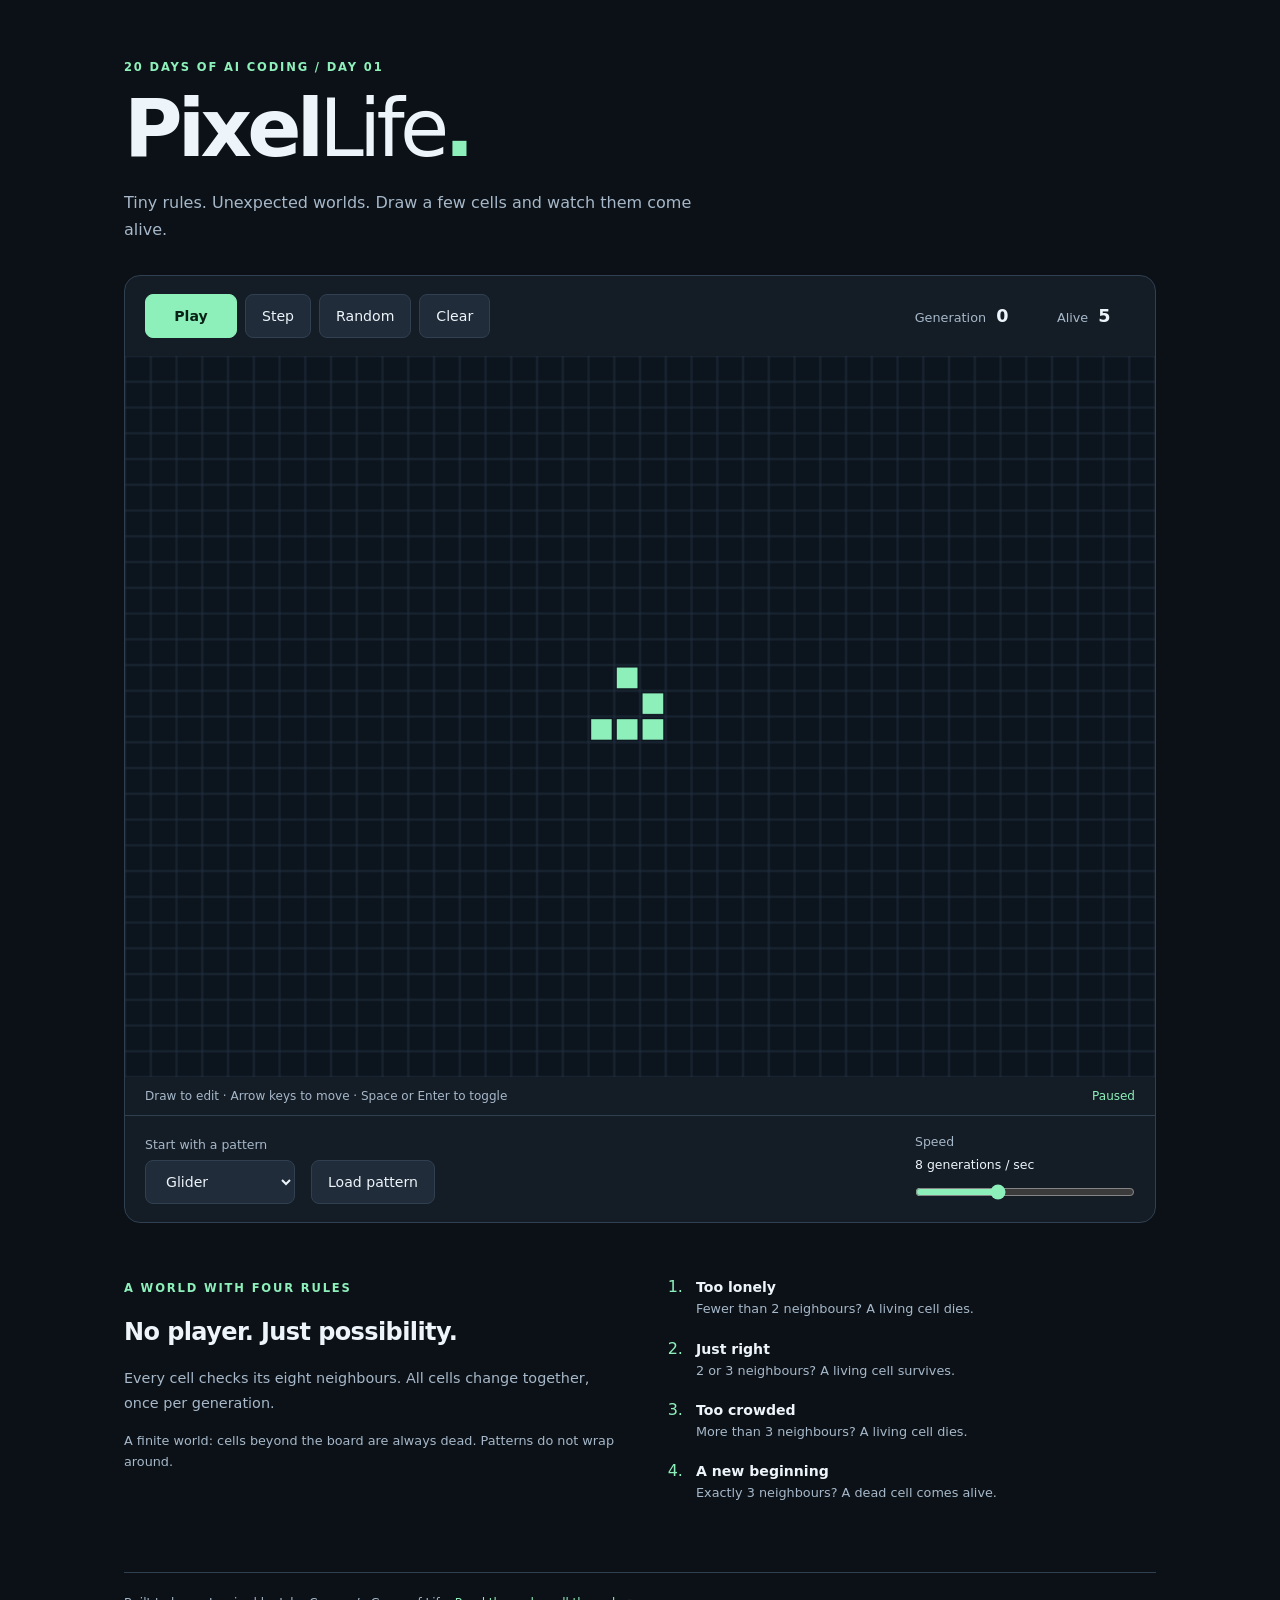
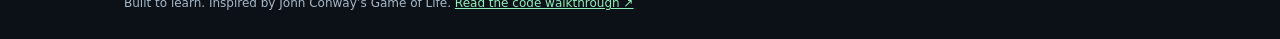
<file: day-01-pixel-life/index.html>
<!doctype html>
<html lang="en">
<head>
  <meta charset="utf-8">
  <!-- This makes the layout fit a phone instead of pretending it is a desktop. -->
  <meta name="viewport" content="width=device-width, initial-scale=1">
  <meta name="color-scheme" content="dark">
  <title>Pixel Life · Day 01</title>
  <link rel="stylesheet" href="style.css">
  <!-- defer waits for the HTML to exist; scripts execute in this order. -->
  <script src="life.js" defer></script>
  <script src="app.js" defer></script>
</head>
<body>
  <main>
    <header>
      <p class="eyebrow">20 days of AI coding / day 01</p>
      <h1>Pixel<span>Life</span><span class="title-dot" aria-hidden="true">.</span></h1>
      <p class="intro">Tiny rules. Unexpected worlds. Draw a few cells and watch them come alive.</p>
    </header>

    <section class="simulation" aria-label="Interactive Game of Life">
      <div class="toolbar">
        <div class="buttons">
          <button id="play" class="primary" type="button" aria-pressed="false">Play</button>
          <button id="step" type="button">Step</button>
          <button id="random" type="button">Random</button>
          <button id="clear" type="button">Clear</button>
        </div>
        <div class="counters" aria-label="Simulation statistics">
          <span>Generation <strong id="generation">0</strong></span>
          <span>Alive <strong id="population">0</strong></span>
        </div>
      </div>

      <!-- Canvas pixels are not HTML cells. The fallback and keyboard instructions
           explain the interaction; a visible focus cell supports keyboard editing. -->
      <canvas id="board" width="800" height="560" tabindex="0"
        aria-label="Game of Life board, 28 rows and 40 columns"
        aria-describedby="board-help cell-status">
        This simulation needs a browser with HTML canvas support.
      </canvas>
      <div class="board-footer">
        <p id="board-help">Draw to edit · Arrow keys to move · Space or Enter to toggle</p>
        <span id="mode">Paused</span>
      </div>
      <p id="cell-status" class="sr-only" role="status" aria-live="polite"></p>

      <div class="settings">
        <label for="pattern">Start with a pattern
          <select id="pattern">
            <option value="GLIDER">Glider</option>
            <option value="BLINKER">Blinker</option>
            <option value="BLOCK">Block</option>
            <option value="TOAD">Toad</option>
          </select>
        </label>
        <button id="load-pattern" type="button">Load pattern</button>
        <label for="speed" class="speed-label">Speed <output id="speed-value" for="speed">8 generations / sec</output>
          <input id="speed" type="range" min="1" max="20" value="8">
        </label>
      </div>
    </section>

    <section class="learn" aria-labelledby="rules-title">
      <div>
        <p class="eyebrow">A world with four rules</p>
        <h2 id="rules-title">No player. Just possibility.</h2>
        <p>Every cell checks its eight neighbours. All cells change together, once per generation.</p>
        <p class="boundary-note">A finite world: cells beyond the board are always dead. Patterns do not wrap around.</p>
      </div>
      <ol class="rules">
        <li><strong>Too lonely</strong><span>Fewer than 2 neighbours? A living cell dies.</span></li>
        <li><strong>Just right</strong><span>2 or 3 neighbours? A living cell survives.</span></li>
        <li><strong>Too crowded</strong><span>More than 3 neighbours? A living cell dies.</span></li>
        <li><strong>A new beginning</strong><span>Exactly 3 neighbours? A dead cell comes alive.</span></li>
      </ol>
    </section>
    <footer>Built to learn. Inspired by John Conway’s Game of Life. <a href="README.md">Read the code walkthrough ↗</a></footer>
    <noscript><p>Enable JavaScript to draw cells and run the simulation.</p></noscript>
  </main>
</body>
</html>
</file>
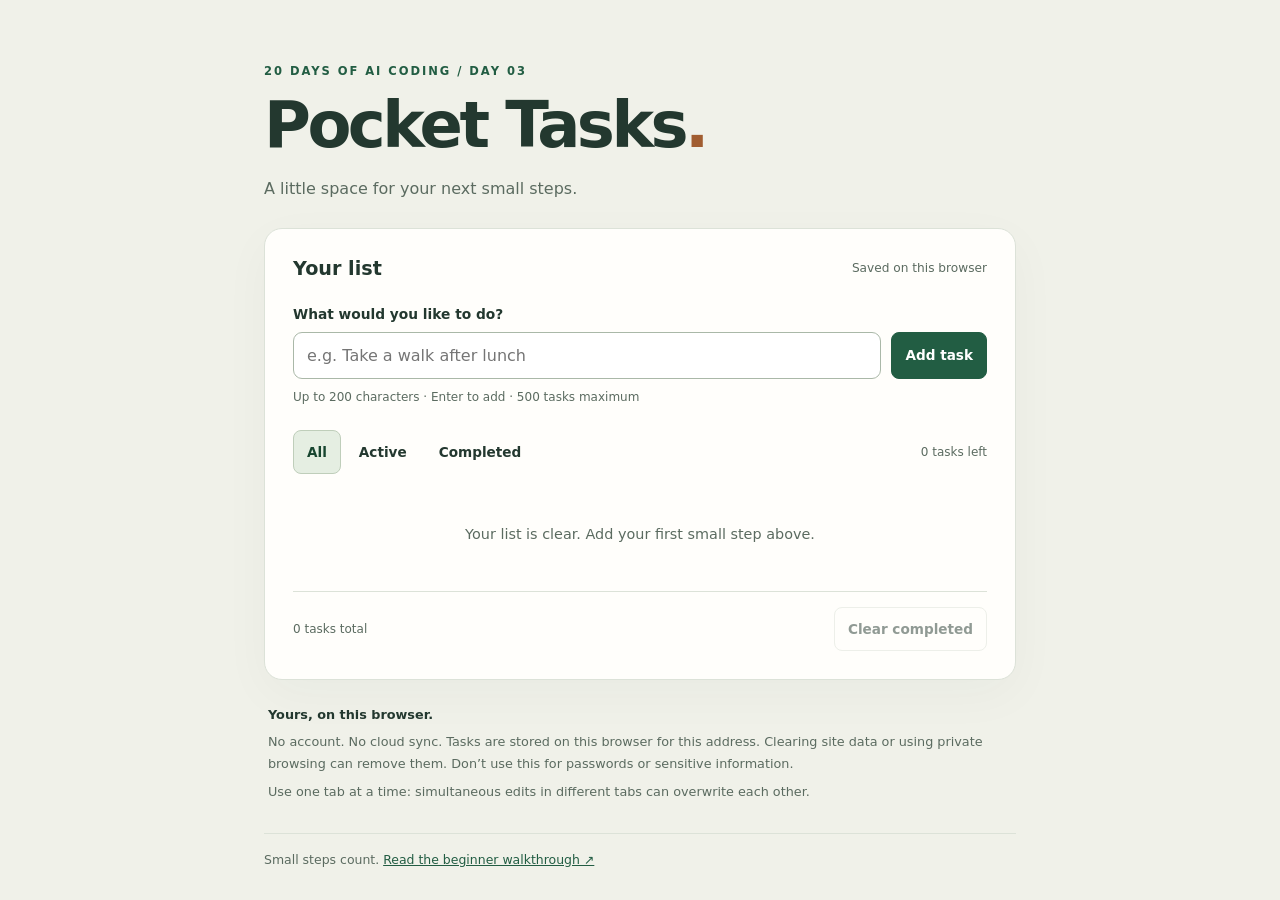
<file: day-03-pocket-tasks/index.html>
<!doctype html>
<html lang="en">
<head>
  <meta charset="utf-8">
  <!-- Use the device width so responsive CSS works on phones. -->
  <meta name="viewport" content="width=device-width, initial-scale=1">
  <meta name="color-scheme" content="light">
  <title>Pocket Tasks · Day 03</title>
  <link rel="stylesheet" href="style.css">
  <!-- Classic deferred scripts work without a bundler. Order matters. -->
  <script src="tasks.js" defer></script>
  <script src="app.js" defer></script>
</head>
<body>
  <main>
    <header>
      <p class="eyebrow">20 days of AI coding / day 03</p>
      <h1>Pocket Tasks<span aria-hidden="true">.</span></h1>
      <p class="intro">A little space for your next small steps.</p>
    </header>
    <section class="notebook" aria-labelledby="list-title">
      <div class="heading"><h2 id="list-title">Your list</h2><span id="save-state">Checking storage…</span></div>
      <!-- hidden starts this alert out of sight. JS reveals it only on failure. -->
      <p id="storage-warning" class="warning" role="alert" hidden></p>
      <button id="reset-storage" class="danger" type="button" hidden>Discard invalid saved list</button>
      <!-- A real form supports Enter-to-submit. The label's for matches the
           input id; placeholder text is a hint, not a substitute for a label. -->
      <form id="task-form">
        <label for="task-input">What would you like to do?</label>
        <div class="input-row">
          <input id="task-input" name="task" type="text" maxlength="200" autocomplete="off" placeholder="e.g. Take a walk after lunch" aria-describedby="input-help form-error" required>
          <button class="primary" type="submit">Add task</button>
        </div>
        <p id="input-help" class="hint">Up to 200 characters · Enter to add · 500 tasks maximum</p>
        <p id="form-error" class="error" role="alert" hidden></p>
      </form>
      <div class="list-toolbar">
        <!-- Pressed buttons express the selected filter; these are not tabs
             because they filter one list rather than switch tab panels. -->
        <div class="filters" role="group" aria-label="Filter tasks">
          <button type="button" data-filter="all" aria-pressed="true">All</button>
          <button type="button" data-filter="active" aria-pressed="false">Active</button>
          <button type="button" data-filter="completed" aria-pressed="false">Completed</button>
        </div>
        <span id="remaining">0 tasks left</span>
      </div>
      <!-- Real list items and native checkboxes provide keyboard semantics. -->
      <ul id="task-list" aria-label="Tasks"></ul>
      <p id="empty-state" class="empty">Your list is clear. Add your first small step above.</p>
      <div class="list-footer"><span id="total">0 tasks total</span><button id="clear-completed" type="button" disabled>Clear completed</button></div>
      <!-- Polite live regions announce an action without moving keyboard focus. -->
      <p id="announcement" class="sr-only" role="status" aria-live="polite"></p>
    </section>
    <aside class="storage-note">
      <strong>Yours, on this browser.</strong>
      <p>No account. No cloud sync. Tasks are stored on this browser for this address. Clearing site data or using private browsing can remove them. Don’t use this for passwords or sensitive information.</p>
      <p>Use one tab at a time: simultaneous edits in different tabs can overwrite each other.</p>
    </aside>
    <footer>Small steps count. <a href="README.md">Read the beginner walkthrough ↗</a></footer>
    <!-- This fallback is displayed only when JavaScript is disabled. -->
    <noscript><p class="warning">Enable JavaScript to add and save tasks.</p></noscript>
  </main>
</body>
</html>
</file>
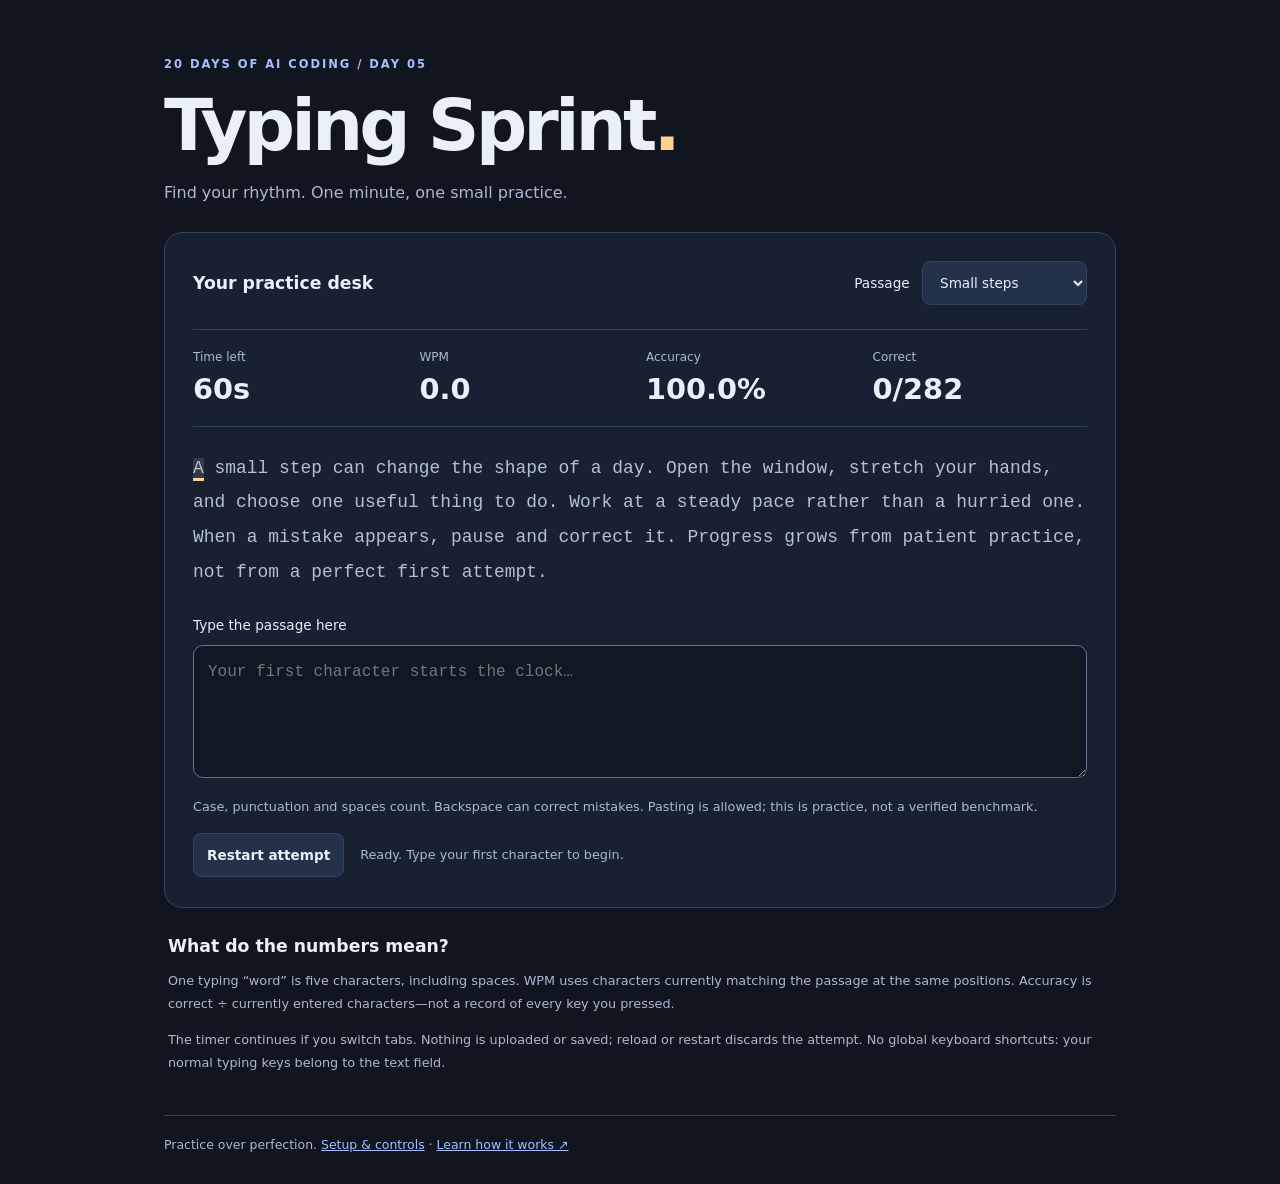
<file: day-05-typing-sprint/index.html>
<!doctype html>
<html lang="en">
<head>
  <meta charset="utf-8">
  <!-- Match the device width so our mobile layout uses real screen dimensions. -->
  <meta name="viewport" content="width=device-width, initial-scale=1">
  <meta name="color-scheme" content="dark">
  <title>Typing Sprint · Day 05</title>
  <link rel="stylesheet" href="style.css">
  <!-- Defer preserves order and waits until the HTML is parsed. No build step. -->
  <script src="sprint.js" defer></script>
  <script src="app.js" defer></script>
</head>
<body>
  <main>
    <header><p class="eyebrow">20 days of AI coding / day 05</p><h1>Typing Sprint<span>.</span></h1><p class="intro">Find your rhythm. One minute, one small practice.</p></header>
    <section class="sprint" aria-labelledby="practice-title">
      <div class="toolbar"><h2 id="practice-title">Your practice desk</h2><label for="passage-choice">Passage <select id="passage-choice"></select></label></div>
      <div class="stats" aria-label="Live practice statistics">
        <div><span>Time left</span><strong id="time">60<span class="unit">s</span></strong></div>
        <div><span>WPM</span><strong id="wpm">0.0</strong></div>
        <div><span>Accuracy</span><strong id="accuracy">100.0%</strong></div>
        <div><span>Correct</span><strong id="correct">0</strong></div>
      </div>
      <!-- A whole-text alternative avoids reading a passage as hundreds of spans. -->
      <p id="passage-readable" class="sr-only"></p>
      <p id="passage" class="passage" aria-hidden="true"></p>
      <label for="typing-input">Type the passage here</label>
      <textarea id="typing-input" rows="4" spellcheck="false" autocomplete="off" autocapitalize="off" autocorrect="off" aria-describedby="typing-help passage-readable" placeholder="Your first character starts the clock…"></textarea>
      <p id="typing-help" class="hint">Case, punctuation and spaces count. Backspace can correct mistakes. Pasting is allowed; this is practice, not a verified benchmark.</p>
      <div class="actions"><button id="restart" type="button">Restart attempt</button><p id="status" role="status" aria-live="polite">Ready. Type your first character to begin.</p></div>
      <section id="results" class="results" aria-labelledby="results-title" hidden><h2 id="results-title" tabindex="-1">Attempt complete</h2><p id="result-summary"></p><p id="result-detail"></p></section>
    </section>
    <section class="notes" aria-labelledby="scoring-title"><h2 id="scoring-title">What do the numbers mean?</h2><p>One typing “word” is five characters, including spaces. WPM uses characters currently matching the passage at the same positions. Accuracy is correct ÷ currently entered characters—not a record of every key you pressed.</p><p>The timer continues if you switch tabs. Nothing is uploaded or saved; reload or restart discards the attempt. No global keyboard shortcuts: your normal typing keys belong to the text field.</p></section>
    <footer>Practice over perfection. <a href="README.md">Setup &amp; controls</a> · <a href="LEARNING_GUIDE.md">Learn how it works ↗</a></footer>
    <noscript><p>Enable JavaScript to run the timer and score your typing.</p></noscript>
  </main>
</body>
</html>
</file>
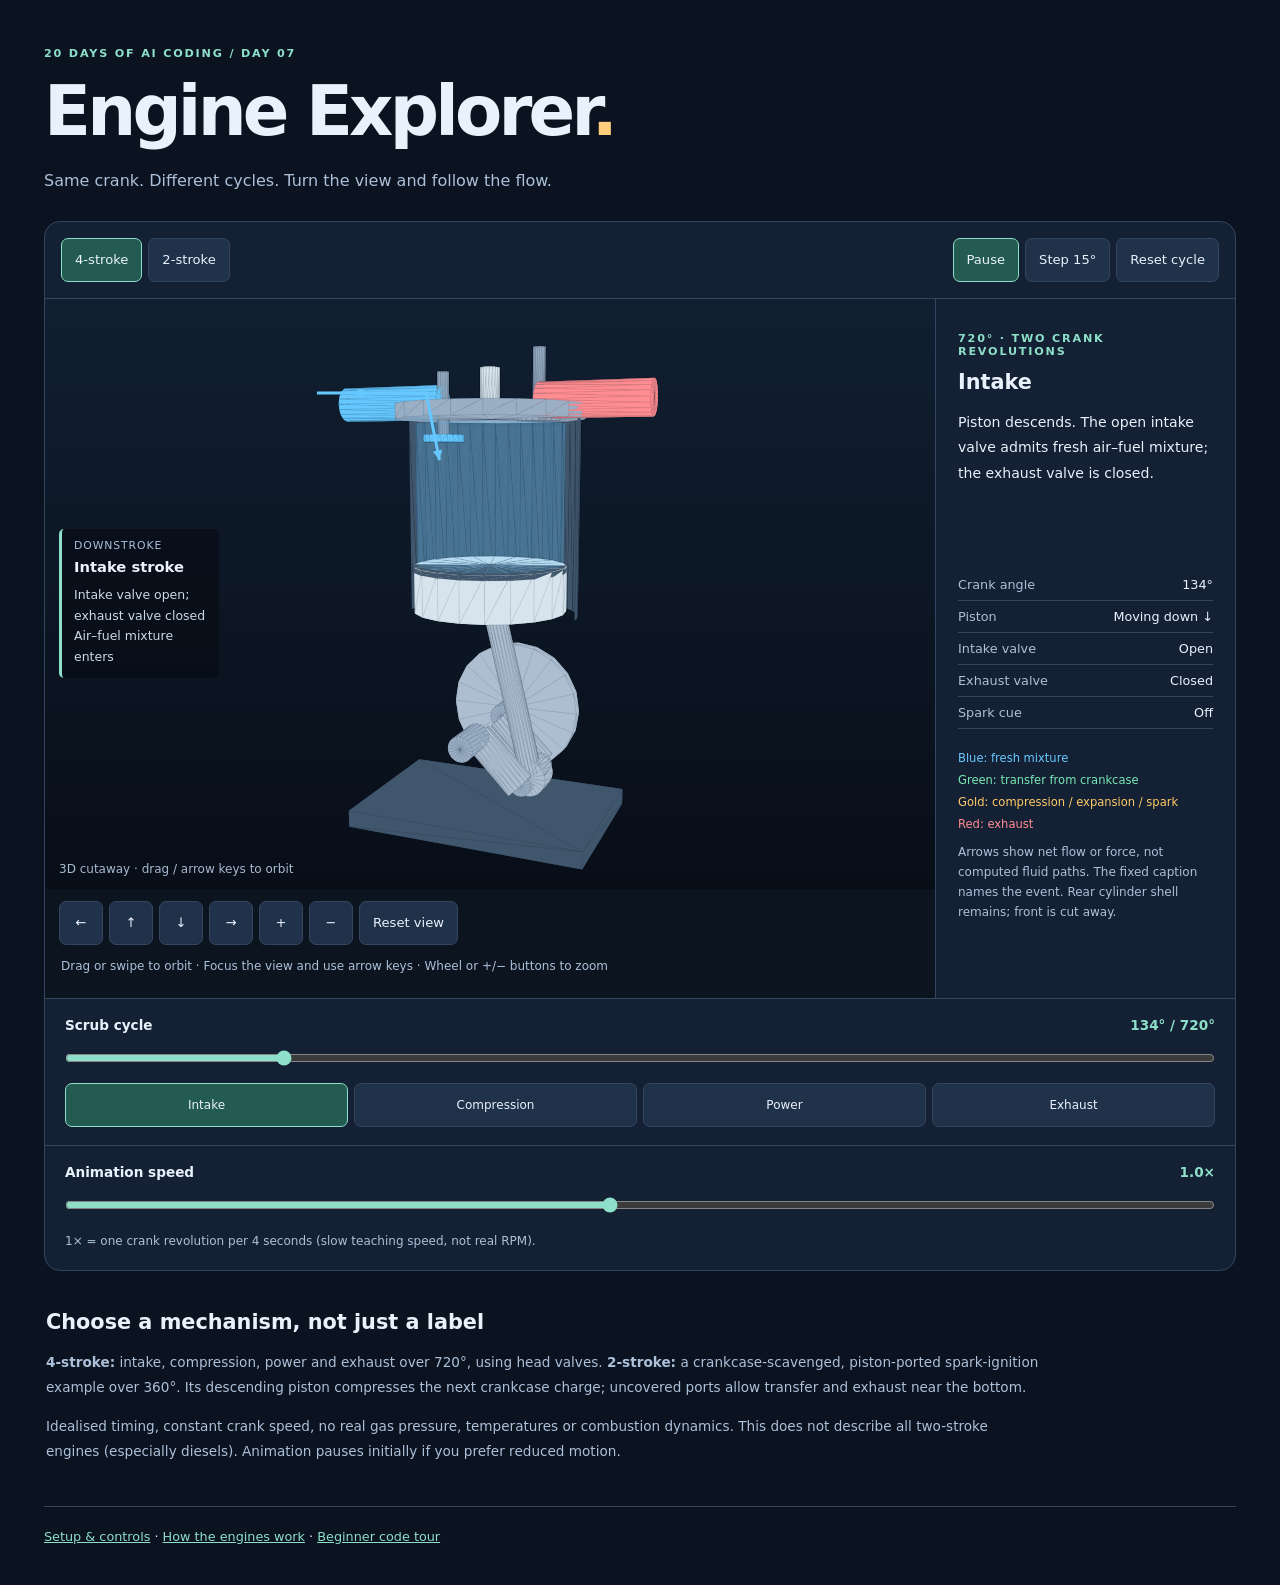
<file: day-07-engine-explorer/index.html>
<!doctype html>
<html lang="en">
<head>
  <meta charset="utf-8">
  <meta name="viewport" content="width=device-width, initial-scale=1">
  <meta name="color-scheme" content="dark">
  <title>Engine Explorer · Day 07</title>
  <link rel="stylesheet" href="style.css">
  <!-- Deferred scripts run in this order, after document parsing. -->
  <script src="engine.js" defer></script>
  <script src="renderer.js" defer></script>
  <script src="app.js" defer></script>
</head>
<body>
<main>
  <header><p class="eyebrow">20 days of AI coding / day 07</p><h1>Engine Explorer<span>.</span></h1><p class="intro">Same crank. Different cycles. Turn the view and follow the flow.</p></header>
  <section class="explorer" aria-label="Interactive three-dimensional engine animation">
    <div class="toolbar">
      <div class="switch" role="group" aria-label="Engine type"><button id="four" type="button" aria-pressed="true">4-stroke</button><button id="two" type="button" aria-pressed="false">2-stroke</button></div>
      <div class="buttons"><button id="play" type="button" aria-pressed="true">Pause</button><button id="step" type="button">Step 15°</button><button id="reset-cycle" type="button">Reset cycle</button></div>
    </div>
    <div class="workspace">
      <div class="visual">
        <!-- Canvas draws projected 3D geometry. The captions and state list below
             provide text equivalents; this is not a native accessible 3D widget. -->
        <div class="viewport">
        <div class="stroke-caption" aria-hidden="true"><span id="stroke-direction">Downstroke</span><strong id="stroke-name">Intake stroke</strong><p id="stroke-events">Air–fuel mixture enters</p></div>
        <canvas id="engine-view" tabindex="0" aria-label="Rotatable 3D cutaway of a four-stroke engine" aria-describedby="view-help">Your browser needs HTML canvas support.</canvas>
        </div>
        <div class="camera-tools" role="group" aria-label="Camera controls"><button id="orbit-left" type="button" aria-label="Rotate view left">←</button><button id="orbit-up" type="button" aria-label="Rotate view up">↑</button><button id="orbit-down" type="button" aria-label="Rotate view down">↓</button><button id="orbit-right" type="button" aria-label="Rotate view right">→</button><button id="zoom-in" type="button" aria-label="Zoom in">+</button><button id="zoom-out" type="button" aria-label="Zoom out">−</button><button id="reset-view" type="button">Reset view</button></div>
        <p id="view-help" class="hint">Drag or swipe to orbit · Focus the view and use arrow keys · Wheel or +/− buttons to zoom</p>
      </div>
      <aside class="explanation" aria-labelledby="phase-title">
        <p class="eyebrow" id="cycle-label">720° · two crank revolutions</p>
        <h2 id="phase-title">Intake</h2>
        <p id="caption"></p>
        <dl class="state"><div><dt>Crank angle</dt><dd id="angle-value">0°</dd></div><div><dt>Piston</dt><dd id="direction">At dead centre</dd></div><div><dt id="intake-label">Intake valve</dt><dd id="intake-state"></dd></div><div><dt id="exhaust-label">Exhaust valve</dt><dd id="exhaust-state"></dd></div><div id="transfer-row" hidden><dt>Transfer port</dt><dd id="transfer-state"></dd></div><div><dt>Spark cue</dt><dd id="spark-state"></dd></div></dl>
        <div class="legend"><span class="fresh">Blue: fresh mixture</span><span class="transfer">Green: transfer from crankcase</span><span class="hot">Gold: compression / expansion / spark</span><span class="exhaust">Red: exhaust</span></div>
        <p class="hint">Arrows show net flow or force, not computed fluid paths. The fixed caption names the event. Rear cylinder shell remains; front is cut away.</p>
      </aside>
    </div>
    <div class="timeline"><label for="angle">Scrub cycle <output id="angle-output" for="angle">0° / 720°</output></label><input id="angle" type="range" min="0" max="719" value="0" step="1"><div id="stages" class="stages" role="group" aria-label="Jump to engine stage"></div></div>
    <div class="speed"><label for="speed">Animation speed <output id="speed-output" for="speed">1.0×</output></label><input id="speed" type="range" min="0.1" max="2" value="1" step="0.1"><span class="hint">1× = one crank revolution per 4 seconds (slow teaching speed, not real RPM).</span></div>
    <p id="announcement" class="sr-only" role="status" aria-live="polite"></p>
  </section>
  <section class="notes"><h2>Choose a mechanism, not just a label</h2><p><strong>4-stroke:</strong> intake, compression, power and exhaust over 720°, using head valves. <strong>2-stroke:</strong> a crankcase-scavenged, piston-ported spark-ignition example over 360°. Its descending piston compresses the next crankcase charge; uncovered ports allow transfer and exhaust near the bottom.</p><p>Idealised timing, constant crank speed, no real gas pressure, temperatures or combustion dynamics. This does not describe all two-stroke engines (especially diesels). Animation pauses initially if you prefer reduced motion.</p></section>
  <footer><a href="README.md">Setup &amp; controls</a> · <a href="HOW_ENGINES_WORK.md">How the engines work</a> · <a href="LEARNING_GUIDE.md">Beginner code tour</a></footer>
  <noscript><p>Enable JavaScript for animation. The mechanics guide can still be read without it.</p></noscript>
</main>
</body>
</html>
</file>
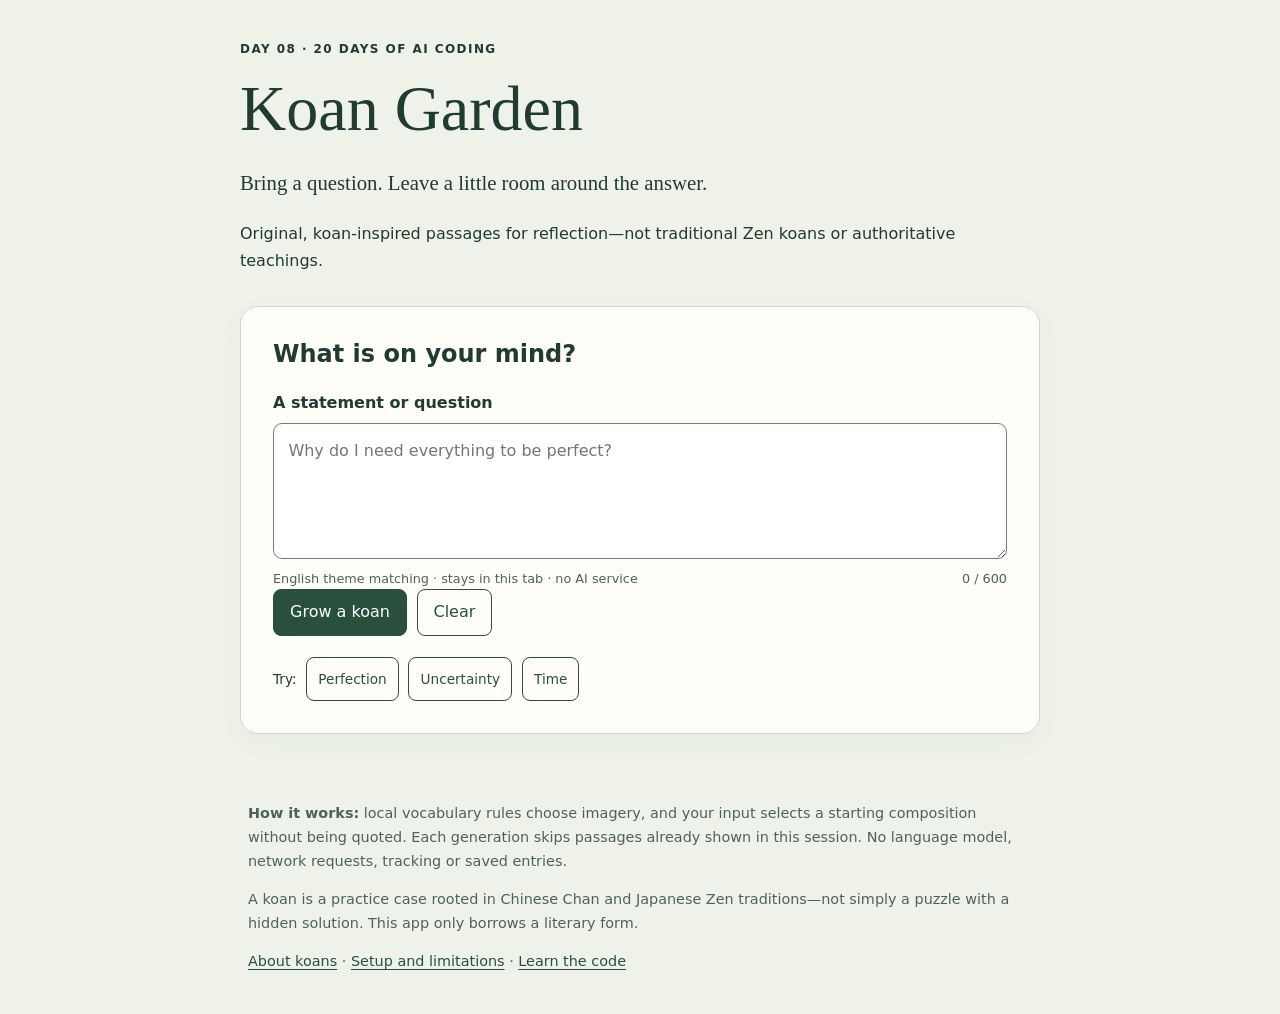
<file: day-08-koan-garden/index.html>
<!doctype html>
<html lang="en">
<head>
  <meta charset="utf-8">
  <meta name="viewport" content="width=device-width, initial-scale=1">
  <meta name="description" content="An offline, koan-inspired writing and reflection tool. Day 8 of 20 Days of AI Coding.">
  <title>Koan Garden · Day 08</title>
  <link rel="stylesheet" href="style.css">
  <!-- defer waits for HTML parsing, then runs these scripts IN ORDER. -->
  <script src="koan.js" defer></script>
  <script src="app.js" defer></script>
</head>
<body>
  <main>
    <header>
      <p class="eyebrow">DAY 08 · 20 DAYS OF AI CODING</p>
      <h1>Koan Garden</h1>
      <p class="intro">Bring a question. Leave a little room around the answer.</p>
      <p>Original, koan-inspired passages for reflection—not traditional Zen koans or authoritative teachings.</p>
    </header>

    <section class="panel" aria-labelledby="input-heading">
      <h2 id="input-heading">What is on your mind?</h2>
      <form id="koan-form">
        <label for="context">A statement or question</label>
        <textarea id="context" name="context" rows="4" maxlength="600" required aria-describedby="input-help counter error" placeholder="Why do I need everything to be perfect?"></textarea>
        <div class="input-meta"><span id="input-help">English theme matching · stays in this tab · no AI service</span><span id="counter">0 / 600</span></div>
        <p id="error" class="error" role="alert"></p>
        <div class="actions"><button type="submit">Grow a koan</button><button id="clear" type="button" class="secondary">Clear</button></div>
      </form>
      <div class="examples" aria-label="Example questions">
        <span>Try:</span>
        <button type="button" class="example" data-example="Why do I need everything to be perfect?">Perfection</button>
        <button type="button" class="example" data-example="How can I face an uncertain decision?">Uncertainty</button>
        <button type="button" class="example" data-example="I feel too busy to notice today.">Time</button>
      </div>
    </section>

    <!-- A short live status is less overwhelming than announcing every line. -->
    <p id="status" class="status" role="status" aria-live="polite"></p>
    <article id="result" class="panel result" aria-labelledby="koan-title" hidden>
      <p class="eyebrow" id="theme"></p>
      <h2 id="koan-title" tabindex="-1"></h2>
      <div id="passage" class="passage"></div>
      <p class="quiet" id="matching-note"></p>
      <button type="button" class="secondary" id="another">Another telling</button>
      <p class="quiet" id="variation"></p>
      <!-- Native details provides keyboard-accessible disclosure without
           recreating buttons, aria-expanded and hidden-state logic ourselves. -->
      <details id="reflection">
        <summary>Explore a possible meaning</summary>
        <h3>One possible reading</h3>
        <p id="reading"></p>
        <h3>Questions to sit with</h3>
        <ol id="questions"></ol>
        <h3>A small practice</h3>
        <p id="practice"></p>
        <p class="quiet">You can disagree with the reading or set this prompt aside. This is a creative exercise, not counselling or advice for urgent decisions.</p>
      </details>
    </article>

    <footer>
      <p><strong>How it works:</strong> local vocabulary rules choose imagery, and your input selects a starting composition without being quoted. Each generation skips passages already shown in this session. No language model, network requests, tracking or saved entries.</p>
      <p>A koan is a practice case rooted in Chinese Chan and Japanese Zen traditions—not simply a puzzle with a hidden solution. This app only borrows a literary form.</p>
      <p><a href="ABOUT_KOANS.md">About koans</a> · <a href="README.md">Setup and limitations</a> · <a href="LEARNING_GUIDE.md">Learn the code</a></p>
    </footer>
  </main>
</body>
</html>
</file>
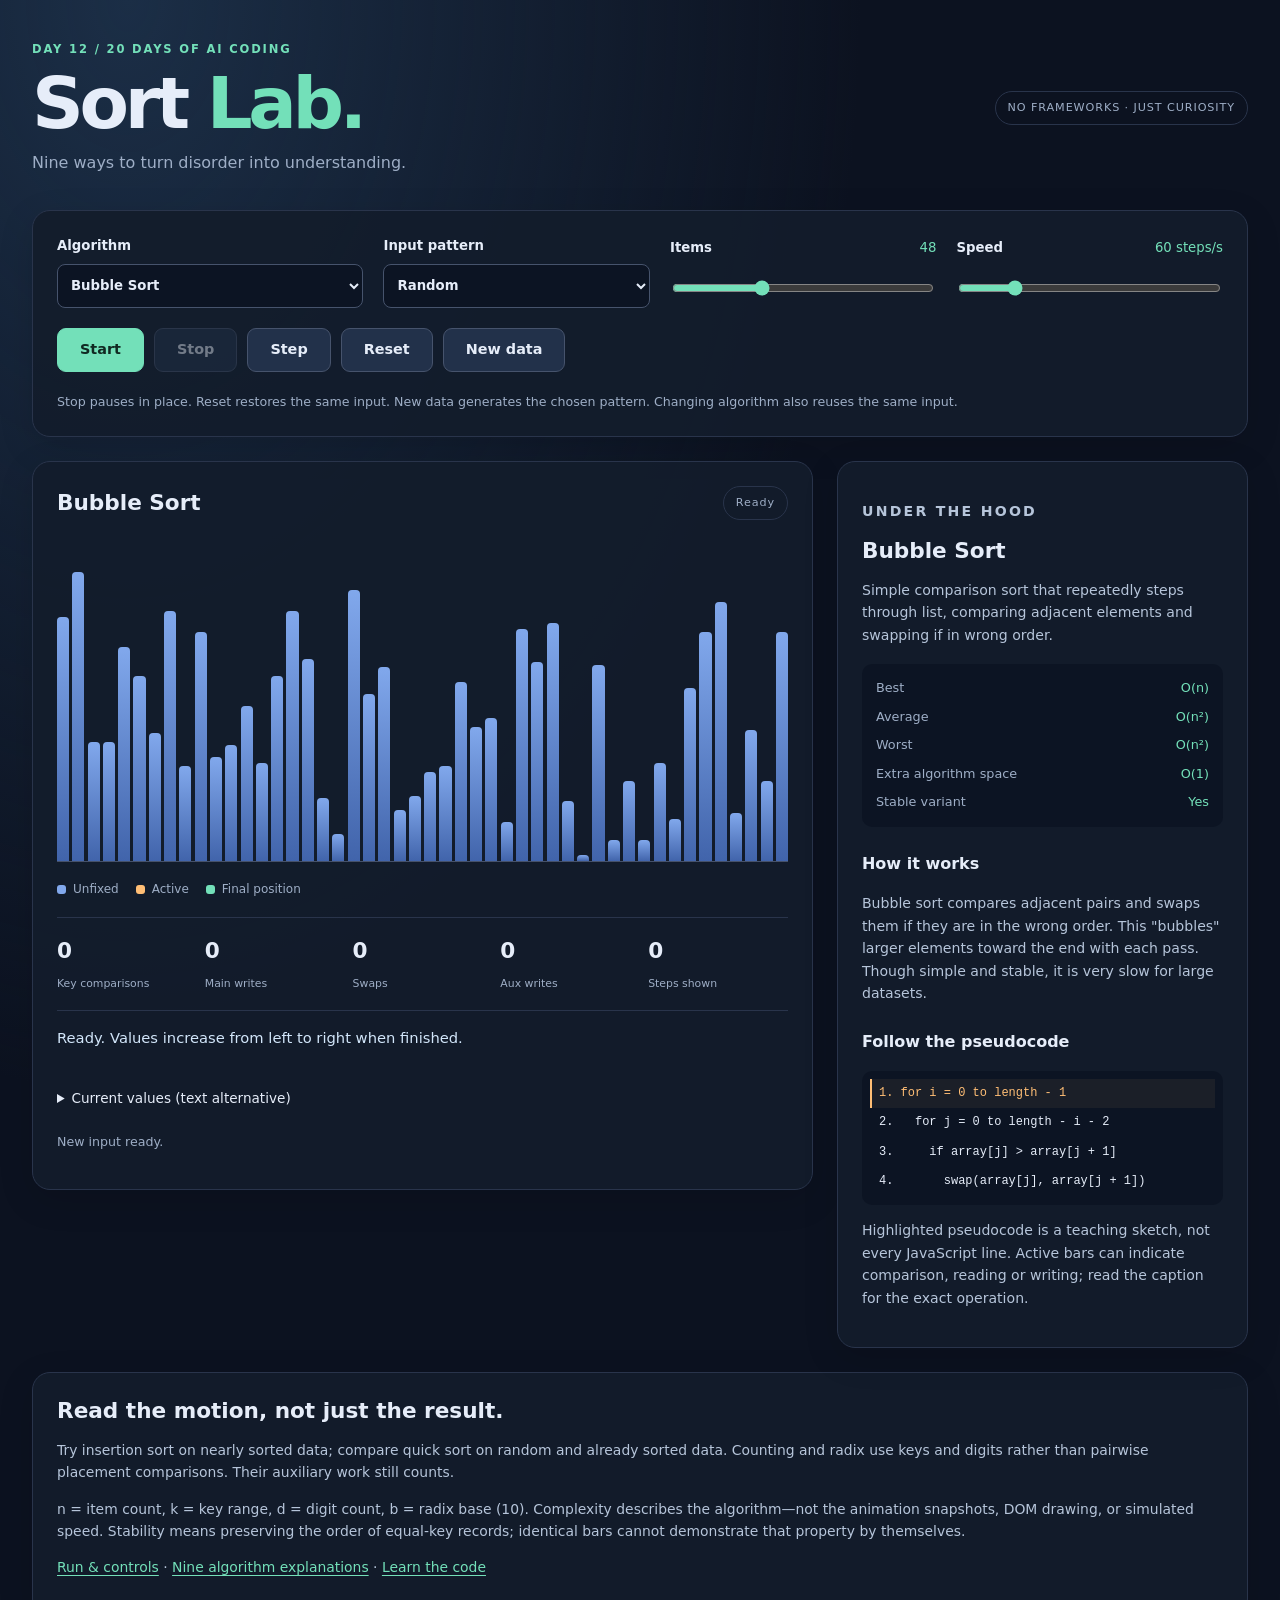
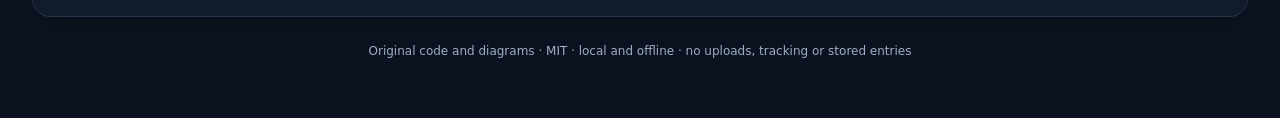
<file: day-12-sort-lab/index.html>
<!doctype html>
<html lang="en">
<head>
  <meta charset="utf-8"><meta name="viewport" content="width=device-width, initial-scale=1">
  <meta name="description" content="Explore nine sorting algorithms, one visible step at a time.">
  <title>Sort Lab · Day 12</title>
  <link rel="stylesheet" href="style.css">
  <!-- defer preserves order and waits for the HTML before reading elements. -->
  <script src="algorithms.js" defer></script><script src="app.js" defer></script>
</head>
<body>
<main>
  <header><div><p class="eyebrow">DAY 12 / 20 DAYS OF AI CODING</p><h1>Sort <span>Lab.</span></h1><p>Nine ways to turn disorder into understanding.</p></div><span class="badge">NO FRAMEWORKS · JUST CURIOSITY</span></header>
  <section class="controls panel" aria-label="Sorting controls">
    <label>Algorithm<select id="algorithm"></select></label>
    <label>Input pattern<select id="pattern"><option value="random">Random</option><option value="nearly">Nearly sorted</option><option value="reversed">Reversed</option><option value="sorted">Already sorted</option><option value="few-unique">Few unique values</option></select></label>
    <label>Items <output id="count-label" for="count">48</output><input id="count" type="range" min="8" max="128" value="48"></label>
    <label>Speed <output id="speed-label" for="speed">60 steps/s</output><input id="speed" type="range" min="1" max="300" value="60"></label>
    <div class="buttons"><button id="start" class="primary">Start</button><button id="stop">Stop</button><button id="step">Step</button><button id="reset">Reset</button><button id="shuffle">New data</button></div>
    <p class="help">Stop pauses in place. Reset restores the same input. New data generates the chosen pattern. Changing algorithm also reuses the same input.</p>
  </section>
  <section class="workspace">
    <div class="panel visual">
      <div class="chart-heading"><h2 id="chart-title">Bubble Sort</h2><span id="state" class="badge">Ready</span></div>
      <div id="chart" role="img" aria-label="Sorting values shown as vertical bars"></div>
      <div class="legend"><span><i class="normal"></i>Unfixed</span><span><i class="active"></i>Active</span><span><i class="sorted"></i>Final position</span></div>
      <div class="metrics"><div><strong id="comparisons">0</strong><span>Key comparisons</span></div><div><strong id="writes">0</strong><span>Main writes</span></div><div><strong id="swaps">0</strong><span>Swaps</span></div><div><strong id="aux">0</strong><span>Aux writes</span></div><div><strong id="steps">0</strong><span>Steps shown</span></div></div>
      <p id="note" class="note">Choose an algorithm, then Start or Step.</p>
      <details><summary>Current values (text alternative)</summary><p id="values" class="values"></p></details>
      <p id="status" role="status" aria-live="polite" class="help"></p>
    </div>
    <aside class="panel lesson" aria-labelledby="lesson-title">
      <p class="eyebrow">UNDER THE HOOD</p><h2 id="lesson-title"></h2><p id="description"></p>
      <dl id="complexity"></dl><h3>How it works</h3><p id="explanation"></p>
      <h3>Follow the pseudocode</h3><ol id="code" class="code"></ol>
      <p class="help">Highlighted pseudocode is a teaching sketch, not every JavaScript line. Active bars can indicate comparison, reading or writing; read the caption for the exact operation.</p>
    </aside>
  </section>
  <section class="panel notes"><h2>Read the motion, not just the result.</h2><p>Try insertion sort on nearly sorted data; compare quick sort on random and already sorted data. Counting and radix use keys and digits rather than pairwise placement comparisons. Their auxiliary work still counts.</p><p>n = item count, k = key range, d = digit count, b = radix base (10). Complexity describes the algorithm—not the animation snapshots, DOM drawing, or simulated speed. Stability means preserving the order of equal-key records; identical bars cannot demonstrate that property by themselves.</p><p><a href="README.md">Run &amp; controls</a> · <a href="ALGORITHMS.md">Nine algorithm explanations</a> · <a href="LEARNING_GUIDE.md">Learn the code</a></p></section>
  <footer>Original code and diagrams · MIT · local and offline · no uploads, tracking or stored entries</footer>
</main>
</body></html>
</file>
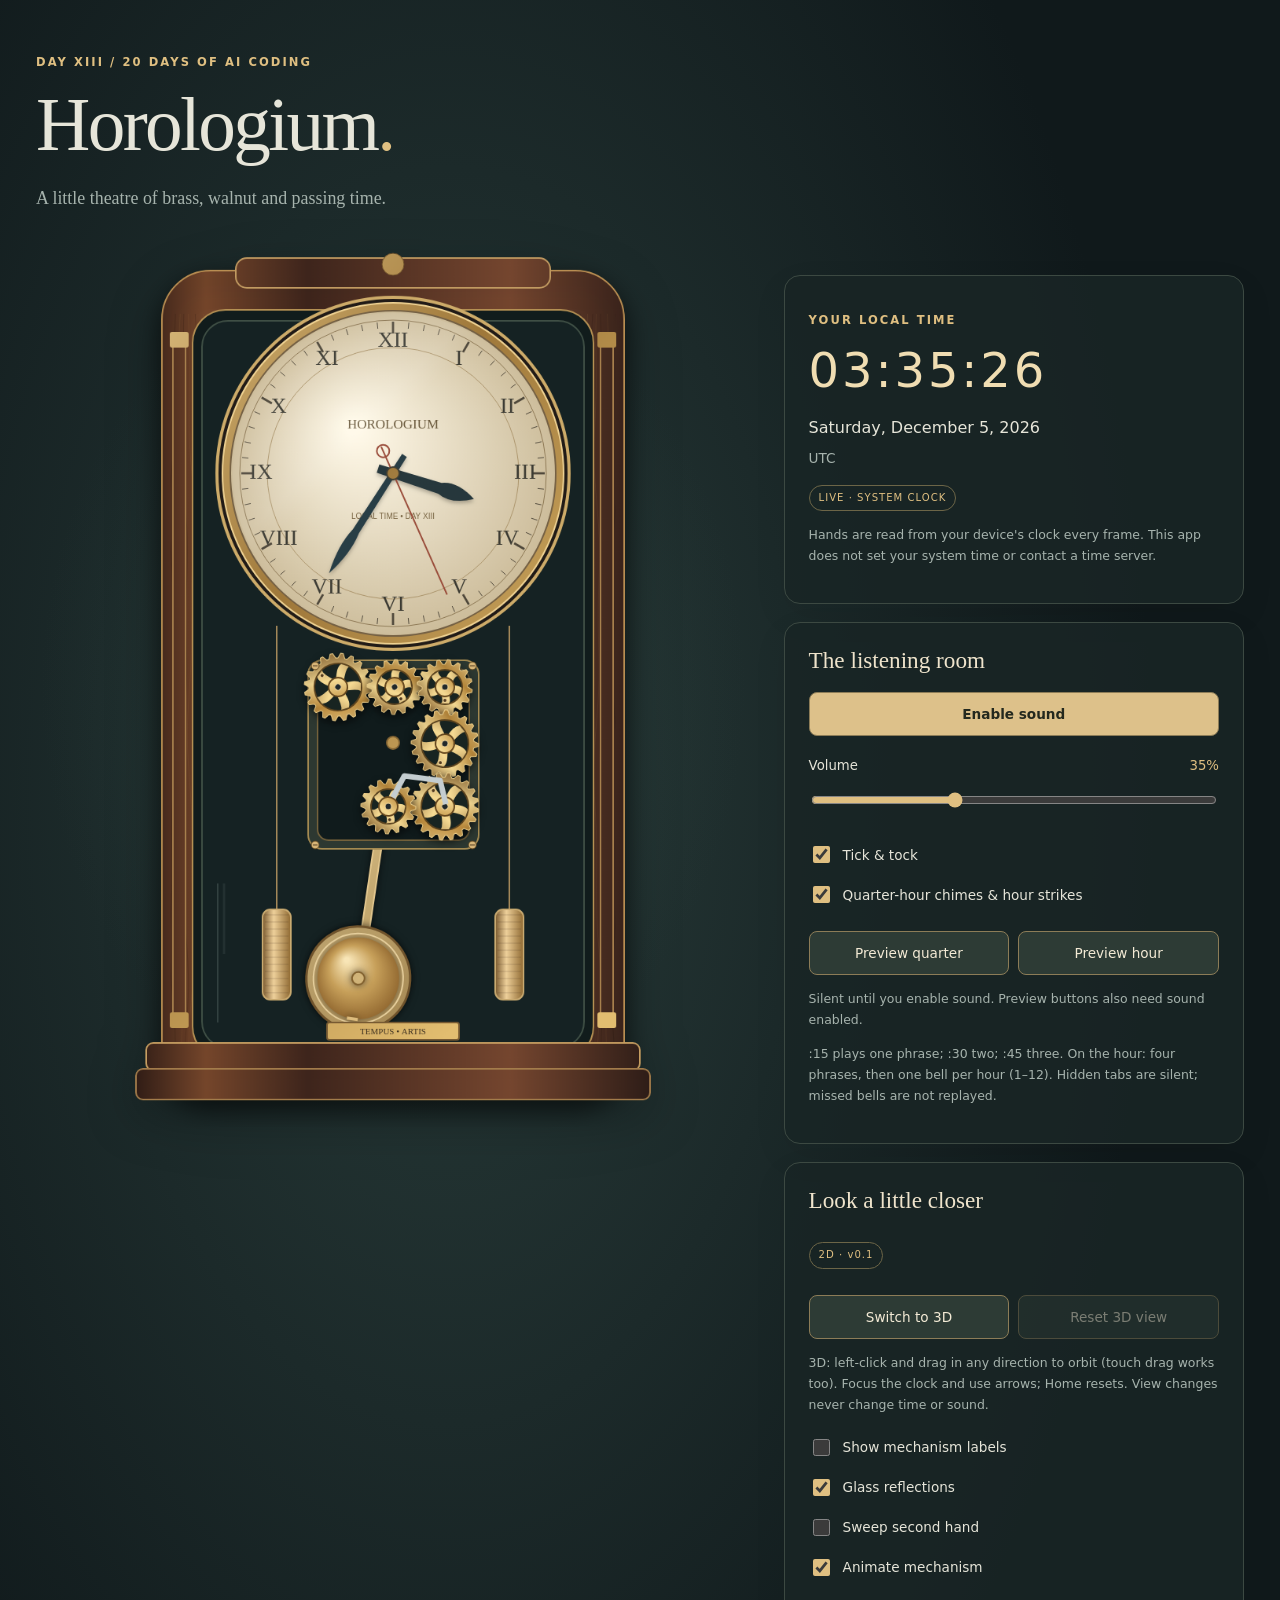
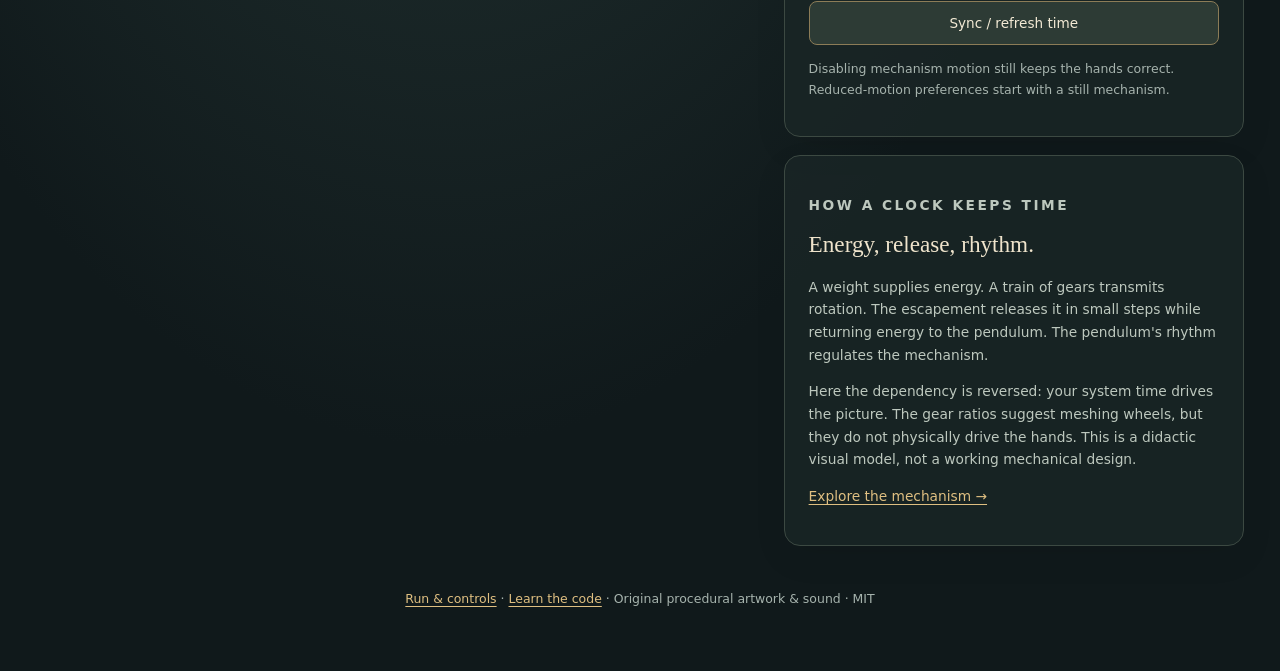
<file: day-13-clockwork/index.html>
<!doctype html>
<html lang="en">
  <head>
    <meta charset="utf-8" />
    <meta name="viewport" content="width=device-width, initial-scale=1" />
    <meta
      name="description"
      content="An original walnut-and-brass mechanical clock illustration, synced to local time with synthesised ticks and chimes."
    />
    <title>Horologium · Day 13</title>
    <link rel="stylesheet" href="style.css" />
    <!-- Browser scripts load in dependency order after parsing the document. -->
    <script src="clock.js" defer></script>
    <script src="gears.js" defer></script>
    <script src="renderer.js" defer></script>
    <script src="camera.js" defer></script>
    <script src="renderer3d.js" defer></script>
    <script src="audio.js" defer></script>
    <script src="app.js" defer></script>
  </head>
  <body>
    <main>
      <header>
        <p class="eyebrow">DAY XIII / 20 DAYS OF AI CODING</p>
        <h1>Horologium<span>.</span></h1>
        <p>A little theatre of brass, walnut and passing time.</p>
      </header>
      <div class="layout">
        <section class="clock-stage" aria-label="Mechanical clock illustration">
          <canvas
            id="clock"
            tabindex="0"
            width="860"
            height="1120"
            role="img"
            aria-label="Analog clock with animated gears and pendulum. Current time is shown as text beside it."
            >Your browser does not support canvas. The current time is available
            in the text display.</canvas
          >
        </section>
        <aside>
          <section class="panel">
            <p class="eyebrow">YOUR LOCAL TIME</p>
            <time id="time">--:--:--</time>
            <p id="date"></p>
            <p id="zone" class="muted"></p>
            <span class="badge" id="sync">LIVE · SYSTEM CLOCK</span>
            <p class="help">
              Hands are read from your device's clock every frame. This app does
              not set your system time or contact a time server.
            </p>
          </section>
          <section class="panel" aria-labelledby="controls">
            <h2 id="controls">The listening room</h2>
            <button id="sound" class="primary">Enable sound</button>
            <div class="control">
              <label for="volume">Volume</label
              ><output id="volume-value" for="volume">35%</output
              ><input id="volume" type="range" min="0" max="100" value="35" />
            </div>
            <label class="check"
              ><input id="ticks" type="checkbox" checked /> Tick &amp;
              tock</label
            ><label class="check"
              ><input id="chimes" type="checkbox" checked /> Quarter-hour chimes
              &amp; hour strikes</label
            >
            <div class="preview">
              <button id="preview-quarter">Preview quarter</button
              ><button id="preview-hour">Preview hour</button>
            </div>
            <p id="audio-status" role="status" aria-live="polite" class="help">
              Silent until you enable sound. Preview buttons also need sound
              enabled.
            </p>
            <p class="help">
              :15 plays one phrase; :30 two; :45 three. On the hour: four
              phrases, then one bell per hour (1–12). Hidden tabs are silent;
              missed bells are not replayed.
            </p>
          </section>
          <section class="panel">
            <h2>Look a little closer</h2>
            <p id="view-name" class="badge">2D · v0.1</p>
            <div class="preview">
              <button id="view-toggle">Switch to 3D</button
              ><button id="reset-view" disabled>Reset 3D view</button>
            </div>
            <p class="help">
              3D: left-click and drag in any direction to orbit (touch drag
              works too). Focus the clock and use arrows; Home resets. View
              changes never change time or sound.
            </p>
            <label class="check"
              ><input id="labels" type="checkbox" /> Show mechanism
              labels</label
            ><label class="check"
              ><input id="glass" type="checkbox" checked /> Glass
              reflections</label
            ><label class="check"
              ><input id="sweep" type="checkbox" /> Sweep second hand</label
            ><label class="check"
              ><input id="motion" type="checkbox" checked /> Animate
              mechanism</label
            ><button id="sync-now">Sync / refresh time</button>
            <p class="help">
              Disabling mechanism motion still keeps the hands correct.
              Reduced-motion preferences start with a still mechanism.
            </p>
          </section>
          <section class="panel lesson">
            <p class="eyebrow">HOW A CLOCK KEEPS TIME</p>
            <h2>Energy, release, rhythm.</h2>
            <p>
              A weight supplies energy. A train of gears transmits rotation. The
              escapement releases it in small steps while returning energy to
              the pendulum. The pendulum's rhythm regulates the mechanism.
            </p>
            <p>
              Here the dependency is reversed: your system time drives the
              picture. The gear ratios suggest meshing wheels, but they do not
              physically drive the hands. This is a didactic visual model, not a
              working mechanical design.
            </p>
            <p><a href="MECHANISM.md">Explore the mechanism →</a></p>
          </section>
        </aside>
      </div>
      <footer>
        <a href="README.md">Run &amp; controls</a> ·
        <a href="LEARNING_GUIDE.md">Learn the code</a> · Original procedural
        artwork &amp; sound · MIT
      </footer>
    </main>
  </body>
</html>
</file>
<file: day-01-pixel-life/style.css>
/* Shared tokens let you change the entire palette in one place. */
:root {
  color-scheme: dark;
  --page: #0c1117;
  --panel: #141c26;
  --border: #304051;
  --text: #edf4fa;
  --muted: #a6b8c9;
  --accent: #8df0bb;
  font-family: system-ui, -apple-system, BlinkMacSystemFont, "Segoe UI", sans-serif;
  background: var(--page);
  color: var(--text);
}
/* border-box includes padding in an element's declared width. */
* { box-sizing: border-box; }
body { margin: 0; }
main { max-width: 1080px; margin: auto; padding: 48px 24px 24px; }
header { margin-bottom: 32px; }
.eyebrow { color: var(--accent); text-transform: uppercase; letter-spacing: .16em; font-size: .72rem; font-weight: 700; }
h1 { margin: 10px 0; font-size: clamp(3rem, 8vw, 5rem); letter-spacing: -.06em; line-height: 1.1; }
h1 > span:first-child { font-weight: 300; }
.title-dot { color: var(--accent); }
.intro { color: var(--muted); max-width: 600px; line-height: 1.7; }
.simulation { background: var(--panel); border: 1px solid var(--border); border-radius: 16px; overflow: hidden; }
.toolbar, .board-footer, .settings { display: flex; align-items: center; flex-wrap: wrap; gap: 16px; padding: 18px 20px; }
.toolbar, .board-footer { justify-content: space-between; }
.buttons { display: flex; flex-wrap: wrap; gap: 8px; }
button, select { border: 1px solid var(--border); border-radius: 8px; background: #202c3a; color: var(--text); padding: 10px 16px; font: inherit; font-size: .88rem; cursor: pointer; min-height: 44px; }
button:hover, select:hover { background: #2b3c4c; }
button.primary { background: var(--accent); color: #0a2116; border-color: var(--accent); font-weight: 700; min-width: 92px; }
button.primary:hover { background: #b2ffd5; }
/* Never remove focus without providing a replacement: keyboard users need it. */
:focus-visible { outline: 3px solid #ffce75; outline-offset: 3px; }
.counters { display: flex; gap: 24px; color: var(--muted); font-size: .8rem; }
.counters strong { display: inline-block; min-width: 3ch; color: var(--text); font-size: 1.1rem; margin-left: 6px; font-variant-numeric: tabular-nums; }
/* The drawing buffer stays 800×560; CSS scales it without changing the model.
   app.js translates pointer positions back into drawing-buffer coordinates. */
canvas { display: block; width: 100%; height: auto; background: #0c141d; cursor: crosshair; touch-action: none; }
canvas:focus-visible { outline-offset: -4px; }
.board-footer { font-size: .75rem; color: var(--muted); padding-top: 12px; padding-bottom: 12px; }
.board-footer p { margin: 0; }
#mode { color: var(--accent); }
.settings { border-top: 1px solid var(--border); align-items: end; }
label { display: flex; flex-direction: column; gap: 8px; color: var(--muted); font-size: .78rem; }
select { min-width: 150px; }
.speed-label { margin-left: auto; min-width: 220px; }
output { color: var(--text); }
input[type="range"] { accent-color: var(--accent); cursor: pointer; min-height: 24px; width: 100%; margin: 0; }
.learn { display: grid; grid-template-columns: 1fr 1fr; gap: 48px; margin: 44px 0; }
h2 { font-size: 1.5rem; letter-spacing: -.025em; }
.learn p { color: var(--muted); font-size: .9rem; line-height: 1.7; }
.learn .eyebrow { color: var(--accent); font-size: .72rem; }
.learn .boundary-note { font-size: .8rem; }
.rules { padding-left: 24px; margin-top: 0; }
.rules li { padding: 10px 0 10px 8px; color: var(--accent); }
.rules strong { display: block; color: var(--text); font-size: .88rem; }
.rules span { display: block; color: var(--muted); font-size: .8rem; margin-top: 4px; line-height: 1.5; }
footer { border-top: 1px solid var(--border); padding-top: 20px; color: var(--muted); font-size: .75rem; line-height: 1.8; }
a { color: var(--accent); }
/* Screen-reader-only text stays in the accessibility tree, unlike display:none. */
.sr-only { position: absolute; width: 1px; height: 1px; padding: 0; margin: -1px; overflow: hidden; clip-path: inset(50%); white-space: nowrap; border: 0; }
@media (max-width: 640px) {
  main { padding: 28px 12px 20px; }
  .toolbar, .settings { padding: 14px; }
  .speed-label { margin-left: 0; width: 100%; }
  .learn { grid-template-columns: 1fr; gap: 16px; }
  .counters { width: 100%; }
}
</file>
<file: day-03-pocket-tasks/style.css>
/* A few shared tokens make it easy to change the whole visual theme. */
:root { color-scheme: light; --paper: #fffefb; --ink: #23382f; --muted: #5b6b60; --line: #dce2d8; --green: #225d43; font-family: system-ui, -apple-system, BlinkMacSystemFont, "Segoe UI", sans-serif; color: var(--ink); background: #f0f1e9; }
/* border-box includes border and padding in widths: fewer sizing surprises. */
* { box-sizing: border-box; }
body { margin: 0; }
/* A centred max-width keeps text readable on large screens; padding gives
   small screens breathing room. auto margins divide the spare width. */
main { max-width: 800px; margin: 0 auto; padding: 52px 24px 28px; }
.eyebrow { color: var(--green); font-size: .72rem; font-weight: 750; text-transform: uppercase; letter-spacing: .17em; }
/* clamp(min, preferred, max) grows the heading with viewport width (vw),
   but prevents it becoming too small or too large. rem follows root font size. */
h1 { font-size: clamp(2.6rem, 7vw, 4rem); letter-spacing: -.055em; margin: 10px 0; line-height: 1.15; }
h1 span { color: #a15d31; }
.intro { color: var(--muted); margin-bottom: 30px; }
.notebook { border: 1px solid var(--line); background: var(--paper); border-radius: 18px; box-shadow: 0 14px 50px #243b2e09; padding: 28px; }
/* Flexbox aligns items on one axis. wrap allows a second line when crowded. */
.heading, .list-toolbar, .list-footer { display: flex; align-items: center; justify-content: space-between; flex-wrap: wrap; gap: 12px; }
h2 { font-size: 1.2rem; margin: 0; }
#save-state { font-size: .76rem; color: var(--muted); }
form { margin: 24px 0; }
label { font-size: .86rem; font-weight: 600; }
.input-row { display: flex; gap: 10px; margin-top: 9px; }
/* min-width:0 lets a flex child shrink; width:100% alone may overflow.
   Attribute selectors restrict these styles to text inputs, not checkboxes. */
input[type="text"] { width: 100%; min-width: 0; border: 1px solid #aab8a8; border-radius: 9px; padding: 13px; font: inherit; background: white; color: var(--ink); }
button { font: inherit; font-size: .85rem; font-weight: 600; border: 1px solid var(--line); border-radius: 8px; background: transparent; color: var(--ink); padding: 10px 13px; cursor: pointer; min-height: 44px; }
/* Pseudo-classes describe states. Disabled controls should not look clickable. */
button:hover:not(:disabled) { background: #eef3eb; }
button.primary { background: var(--green); color: white; white-space: nowrap; border-color: var(--green); }
button.primary:hover { background: #17452f; }
button:disabled { opacity: .5; cursor: not-allowed; }
/* Keep keyboard focus visible. Never remove outlines without a replacement. */
:focus-visible { outline: 3px solid #a15d31; outline-offset: 3px; }
.hint, #remaining, #total { color: var(--muted); font-size: .75rem; }
.hint { line-height: 1.5; margin: 9px 0 0; }
.filters { display: flex; gap: 4px; }
.filters button { border-color: transparent; }
/* Visual state follows the same ARIA value assistive technology reads. */
.filters button[aria-pressed="true"] { background: #e5eee2; color: #17452f; border-color: #bfceba; }
#task-list { margin: 18px 0; padding: 0; list-style: none; }
.task { display: flex; align-items: center; gap: 12px; padding: 13px 0; border-top: 1px solid var(--line); }
/* flex:1 lets the label use available space; the Delete button keeps its size. */
.task label { display: flex; flex: 1; min-width: 0; align-items: center; gap: 12px; cursor: pointer; font-weight: 400; }
/* User text can contain a very long word: allow wrapping instead of overflow. */
.task span { overflow-wrap: anywhere; line-height: 1.5; }
.task input { accent-color: var(--green); width: 20px; height: 20px; flex-shrink: 0; cursor: pointer; margin: 0; }
.task.completed span { text-decoration: line-through; color: var(--muted); }
.delete { color: #853f35; flex-shrink: 0; }
.empty { text-align: center; padding: 30px 12px; color: var(--muted); font-size: .9rem; line-height: 1.7; }
.list-footer { padding-top: 15px; border-top: 1px solid var(--line); }
.warning, .error { background: #fff1db; color: #704419; padding: 12px; border-radius: 8px; line-height: 1.6; font-size: .85rem; }
.error { background: #fff0ed; color: #87382e; }
.danger { color: #87382e; }
.storage-note { padding: 24px 4px; color: var(--muted); font-size: .8rem; line-height: 1.7; }
.storage-note strong { color: var(--ink); }
.storage-note p { margin: 6px 0; }
footer { font-size: .78rem; color: var(--muted); border-top: 1px solid var(--line); padding-top: 18px; }
a { color: var(--green); }
/* Visually hidden, but still available to screen-reader announcements. */
.sr-only { position: absolute; width: 1px; height: 1px; padding: 0; margin: -1px; overflow: hidden; clip-path: inset(50%); white-space: nowrap; border: 0; }
/* The HTML hidden attribute must win even if a component sets display:flex. */
[hidden] { display: none !important; }
/* A media query changes layout only on narrow viewports. Stacking the form
   preserves comfortable touch targets instead of shrinking every control. */
@media (max-width: 520px) { main { padding: 28px 12px; } .notebook { padding: 18px; } .input-row { flex-direction: column; } .filters { gap: 0; } .filters button { padding: 9px; } .list-toolbar { align-items: start; } }
</file>
<file: day-05-typing-sprint/style.css>
/* Shared theme values avoid repeating colour choices in every component. */
:root { color-scheme: dark; --bg: #10151f; --panel: #182131; --ink: #eaf0fa; --muted: #abb9cf; --line: #35435a; --accent: #a7bfff; font-family: system-ui, -apple-system, BlinkMacSystemFont, "Segoe UI", sans-serif; background: var(--bg); color: var(--ink); }
/* Border and padding now count toward declared widths rather than adding to them. */
* { box-sizing: border-box; }
body { margin: 0; }
main { max-width: 1000px; margin: auto; padding: 45px 24px 28px; }
.eyebrow { color: var(--accent); font-size: .72rem; letter-spacing: .17em; font-weight: 700; text-transform: uppercase; }
h1 { font-size: clamp(2.8rem, 7vw, 4.5rem); letter-spacing: -.055em; margin: 12px 0; }
h1 span { color: #ffd18e; }
.intro { color: var(--muted); margin-bottom: 30px; }
.sprint { background: var(--panel); border: 1px solid var(--line); border-radius: 18px; padding: 28px; }
.toolbar, .actions { display: flex; justify-content: space-between; align-items: center; gap: 16px; flex-wrap: wrap; }
h2 { font-size: 1.08rem; margin: 0; }
label { font-size: .85rem; line-height: 1.7; }
select, button { min-height: 44px; padding: 10px 13px; font: inherit; font-size: .85rem; color: var(--ink); border: 1px solid var(--line); border-radius: 8px; background: #243249; }
select { margin-left: 8px; max-width: 100%; }
button { cursor: pointer; font-weight: 650; }
button:hover { background: #344967; }
select:disabled { opacity: .65; }
/* A CSS grid supplies equal-width columns without hard-coded pixel widths. */
.stats { display: grid; grid-template-columns: repeat(4, 1fr); gap: 12px; border-block: 1px solid var(--line); margin: 24px 0; padding: 20px 0; }
.stats div > span { display: block; color: var(--muted); font-size: .75rem; margin-bottom: 8px; }
.stats strong { font-size: clamp(1.2rem, 3.5vw, 1.8rem); font-variant-numeric: tabular-nums; }
.unit { font-size: .8rem; padding-left: 4px; color: var(--muted); }
.passage { font-family: ui-monospace, SFMono-Regular, Consolas, monospace; line-height: 1.95; font-size: 1.12rem; white-space: pre-wrap; overflow-wrap: anywhere; margin: 24px 0; color: #b5c0d3; }
/* Colour is reinforced by underline/strike/background, not used alone. */
.passage .correct { color: #a2ebc6; text-decoration: underline; text-decoration-color: #476759; text-underline-offset: 5px; }
.passage .incorrect { color: #ffd2d5; background: #6a303e; text-decoration: line-through; }
.passage .current { border-bottom: 3px solid #ffd18e; background: #343948; }
textarea { width: 100%; padding: 14px; margin-top: 8px; background: #101824; color: var(--ink); border: 1px solid #647593; border-radius: 10px; resize: vertical; min-height: 110px; font: 1rem/1.6 ui-monospace, SFMono-Regular, Consolas, monospace; }
textarea[readonly] { opacity: .8; }
/* Never discard keyboard focus outlines; users need to know where they are. */
:focus-visible { outline: 3px solid #ffd18e; outline-offset: 3px; }
.hint, #status, .notes p { font-size: .8rem; color: var(--muted); line-height: 1.8; }
#status { flex: 1; min-width: 180px; }
.results { border-top: 1px solid var(--line); padding-top: 22px; margin-top: 20px; }
.results h2 { color: #a2ebc6; }
.results p { line-height: 1.7; }
.notes { padding: 28px 4px; }
footer { font-size: .78rem; color: var(--muted); border-top: 1px solid var(--line); padding-top: 18px; line-height: 1.8; }
a { color: var(--accent); }
/* Visually hide the plain passage while leaving it accessible to screen readers. */
.sr-only { position: absolute; width: 1px; height: 1px; overflow: hidden; clip-path: inset(50%); white-space: nowrap; }
[hidden] { display: none !important; }
@media (max-width: 560px) { main { padding: 25px 12px; } .sprint { padding: 18px; } .stats { grid-template-columns: repeat(2, 1fr); } .toolbar label { width: 100%; } .passage { font-size: 1rem; } }
</file>
<file: day-07-engine-explorer/style.css>
/* Theme tokens keep all control styling coherent and easy to experiment with. */
:root { color-scheme: dark; --bg:#0b1220; --panel:#142033; --ink:#e9f1fc; --muted:#acc0d9; --line:#34465f; --accent:#8ddfc9; font-family:system-ui,-apple-system,BlinkMacSystemFont,"Segoe UI",sans-serif; color:var(--ink); background:var(--bg); }
* { box-sizing:border-box; }
body { margin:0; }
main { max-width:1240px; margin:auto; padding:36px 24px; }
.eyebrow { color:var(--accent); text-transform:uppercase; font-size:.7rem; letter-spacing:.16em; font-weight:700; }
h1 { font-size:clamp(2.7rem,6vw,4.3rem); letter-spacing:-.055em; margin:8px 0; }
h1 span { color:#ffce7d; }
.intro { color:var(--muted); line-height:1.7; margin-bottom:26px; }
.explorer { background:var(--panel); border:1px solid var(--line); border-radius:16px; overflow:hidden; }
.toolbar { display:flex; justify-content:space-between; align-items:center; gap:12px; flex-wrap:wrap; padding:16px; }
.switch,.buttons,.camera-tools,.stages { display:flex; flex-wrap:wrap; gap:6px; }
button { min-height:44px; font:inherit; font-size:.82rem; padding:9px 13px; border:1px solid var(--line); border-radius:7px; color:var(--ink); background:#20324a; cursor:pointer; }
button:hover { background:#304b69; }
button[aria-pressed="true"] { background:#235b52; border-color:var(--accent); }
:focus-visible { outline:3px solid #ffce7d; outline-offset:3px; }
/* Grid makes a real view/sidebar split; mobile stacks them without shrinking controls. */
.workspace { display:grid; grid-template-columns:minmax(0,1fr) 300px; border-block:1px solid var(--line); }
.visual { min-width:0; background:#0c1420; }
canvas { width:100%; height:590px; display:block; touch-action:none; cursor:grab; }
canvas:active { cursor:grabbing; }
canvas:focus-visible { outline-offset:-4px; }
.camera-tools { padding:12px 14px 0; }
.camera-tools button { min-width:44px; }
.hint { font-size:.75rem; color:var(--muted); line-height:1.65; }
.visual>.hint { padding:0 16px 10px; }
.explanation { padding:22px; border-left:1px solid var(--line); }
h2 { font-size:1.3rem; margin:10px 0; line-height:1.3; }
#caption { font-size:.88rem; line-height:1.8; min-height:145px; }
.state { font-size:.8rem; }
.state>div { display:flex; justify-content:space-between; gap:12px; padding:8px 0; border-bottom:1px solid var(--line); }
dt { color:var(--muted); } dd { margin:0; text-align:right; }
.legend { display:flex; flex-direction:column; gap:8px; font-size:.72rem; margin-top:22px; }
.fresh { color:#66c8ff; }.transfer { color:#77e8b4; }.hot { color:#ffcb68; }.exhaust { color:#ff8d91; }
.timeline,.speed { padding:18px 20px; }
.timeline { border-bottom:1px solid var(--line); }
label { font-size:.85rem; font-weight:600; display:flex; justify-content:space-between; gap:12px; }
output { color:var(--accent); font-variant-numeric:tabular-nums; }
input[type="range"] { width:100%; min-height:30px; accent-color:var(--accent); margin:10px 0; cursor:pointer; }
.stages button { flex:1; font-size:.75rem; }
.notes { padding:28px 2px; max-width:1000px; }
.notes p { font-size:.85rem; color:var(--muted); line-height:1.85; }
footer { border-top:1px solid var(--line); padding-top:18px; font-size:.8rem; line-height:1.9; }
a { color:var(--accent); }
.sr-only { position:absolute; width:1px; height:1px; overflow:hidden; clip-path:inset(50%); white-space:nowrap; }
[hidden] { display:none !important; }
@media(max-width:800px) { .workspace { grid-template-columns:1fr; } .explanation { border-left:0; border-top:1px solid var(--line); } #caption { min-height:0; } canvas { height:520px; } }
@media(max-width:480px) { main { padding:24px 10px; } canvas { height:440px; } .toolbar { padding:12px; } .stages button { flex-basis:40%; } }

/* A fixed screen-space annotation beside the cylinder, never a moving 3D label.
   Pointer events pass through to preserve camera dragging under the caption. */
.viewport { position:relative; }
.stroke-caption { position:absolute; z-index:1; left:14px; top:39%; max-width:160px; padding:10px 12px; border-left:3px solid var(--accent); background:rgba(8,14,24,.88); border-radius:5px; pointer-events:none; }
.stroke-caption span { display:block; color:var(--muted); font-size:.68rem; text-transform:uppercase; letter-spacing:.08em; margin-bottom:5px; }
.stroke-caption strong { display:block; color:var(--ink); font-size:.92rem; line-height:1.4; }
@media(max-width:480px) { .stroke-caption { top:14px; left:10px; max-width:190px; } }

.stroke-caption p { margin:8px 0 0; color:#cbd9e9; font-size:.78rem; line-height:1.65; }

.stroke-caption p { white-space:pre-line; }
</file>
<file: day-08-koan-garden/style.css>
/* Mobile-first: use a single readable column, then let it breathe on desktop.
   System fonts keep the app offline and avoid font downloads/licensing assets. */
:root { color-scheme: light; font-family: system-ui, sans-serif; color: #203b32; background: #eef2e9; line-height: 1.65; }
* { box-sizing: border-box; }
body { margin: 0; }
main { width: min(100% - 2rem, 800px); margin: 2.5rem auto; }
h1, h2, h3, p { overflow-wrap: anywhere; }
h1 { font-family: Georgia, serif; font-weight: 500; font-size: clamp(2.5rem, 7vw, 4rem); margin: .2rem 0; line-height: 1.15; }
h2 { line-height: 1.3; font-size: 1.5rem; }
h3 { font-size: 1rem; margin-bottom: .3rem; }
header { margin-bottom: 2rem; }
.intro { font-family: Georgia, serif; font-size: 1.3rem; }
.eyebrow { font-size: .75rem; font-weight: 750; letter-spacing: .12em; }
.panel { border: 1px solid #ccd7ca; background: #fffef9; border-radius: 18px; padding: clamp(1rem, 4vw, 2rem); box-shadow: 0 8px 28px #1d352b08; }
.panel h2:first-child { margin-top: 0; }
label { display: block; font-weight: 650; margin-bottom: .4rem; }
textarea { width: 100%; resize: vertical; min-height: 120px; padding: .9rem; background: white; color: #203b32; border: 1px solid #6a8072; border-radius: 9px; font: inherit; }
.input-meta { display: flex; flex-wrap: wrap; justify-content: space-between; gap: .3rem 1rem; font-size: .8rem; color: #4d6358; }
button { min-height: 44px; border: 1px solid #28503d; border-radius: 8px; padding: .6rem 1rem; background: #28503d; color: white; font: inherit; cursor: pointer; }
button:hover { background: #193c2b; }
button.secondary, button.example { background: transparent; color: #28503d; }
button.secondary:hover, button.example:hover { background: #e6eee1; }
.actions, .examples { display: flex; flex-wrap: wrap; align-items: center; gap: .6rem; }
.examples { margin-top: 1.3rem; font-size: .85rem; }
.example { padding: .35rem .7rem; }
/* A visible outline is essential for people navigating with the keyboard. */
:focus-visible { outline: 3px solid #965017; outline-offset: 4px; }
.error { color: #9c2525; margin: .5rem 0; }
.error:empty { display: none; }
.status { min-height: 1.5em; font-size: .9rem; }
.result { border-top: 5px solid #6e8963; }
.passage { font-family: Georgia, serif; font-size: clamp(1.15rem, 3vw, 1.4rem); line-height: 1.85; margin: 1.5rem 0; }
.passage p { margin: .8rem 0; }
.quiet, footer { font-size: .9rem; color: #4d6358; }
details { margin-top: 1.3rem; border-top: 1px solid #ccd7ca; padding-top: 1rem; }
summary { cursor: pointer; font-weight: 700; min-height: 44px; }
li { margin-bottom: .6rem; }
footer { margin: 2rem .5rem; }
a { color: #28503d; text-underline-offset: .2em; }
/* Never override the browser's hidden attribute with a display declaration. */
[hidden] { display: none; }
@media (max-width: 420px) { main { width: calc(100% - 1rem); margin-top: 1.5rem; } }
@media (prefers-reduced-motion: no-preference) { button { transition: background-color .15s; } }
</file>
<file: day-12-sort-lab/style.css>
/* Dark lab notebook palette; system fonts keep the page completely offline. */
:root{color-scheme:dark;font-family:system-ui,sans-serif;background:#0c1220;color:#e6edf9;line-height:1.6;--muted:#9eaec6;--line:#29344b;--accent:#73e0b9;--active:#ffbe75}
*{box-sizing:border-box}body{margin:0;background:radial-gradient(ellipse at 10% 0%,#1b2e46 0,transparent 45%),#0c1220}main{max-width:1500px;margin:auto;padding:32px}header{display:flex;justify-content:space-between;align-items:center;gap:20px;margin-bottom:26px}h1{font-size:clamp(2.5rem,6vw,4.5rem);letter-spacing:-.06em;line-height:1.05;margin:8px 0}h1 span{color:var(--accent)}h2{font-size:1.35rem;margin:0 0 14px;line-height:1.3}h3{font-size:1rem;margin-top:24px}p{overflow-wrap:anywhere}header p{color:var(--muted);margin:8px 0}.eyebrow{font-size:.72rem;letter-spacing:.16em;font-weight:700;color:var(--accent)}.badge{font-size:.7rem;letter-spacing:.08em;border:1px solid var(--line);border-radius:30px;padding:7px 12px;color:var(--muted);white-space:nowrap}.panel{border:1px solid var(--line);border-radius:18px;background:#131c2ced;box-shadow:0 10px 35px #0002;padding:24px}.controls{display:grid;grid-template-columns:1.15fr 1fr 1fr 1fr;gap:20px;margin-bottom:24px}label{font-size:.83rem;font-weight:650;display:flex;flex-wrap:wrap;align-items:center;justify-content:space-between;gap:8px}output{color:var(--accent);font-weight:400}select,input{width:100%;font:inherit}select{min-height:44px;border:1px solid #46536c;border-radius:8px;padding:9px;background:#0c1423;color:#e6edf9}input{accent-color:var(--accent);min-height:30px}.buttons{grid-column:1/-1;display:flex;gap:10px;flex-wrap:wrap}button{font:inherit;font-size:.9rem;font-weight:650;background:#22314a;color:#e6edf9;border:1px solid #46536c;border-radius:9px;min-height:44px;padding:9px 22px;cursor:pointer}button:hover:not(:disabled){background:#304562}button.primary{background:var(--accent);color:#112922;border-color:var(--accent)}button:disabled{opacity:.45;cursor:default}:focus-visible{outline:3px solid var(--active);outline-offset:4px}.help{font-size:.79rem;color:var(--muted)}.controls .help{grid-column:1/-1;margin:0}.workspace{display:grid;grid-template-columns:minmax(0,1.9fr) minmax(290px,1fr);gap:24px;align-items:start}.chart-heading{display:flex;align-items:center;justify-content:space-between;gap:12px}.chart-heading h2{margin:0}#chart{height:330px;display:flex;align-items:flex-end;gap:clamp(1px,.25vw,4px);border-bottom:1px solid #45516a;padding-top:25px;margin-top:12px}.bar{flex:1;min-width:0;background:linear-gradient(#81a8ec,#4164ab);border-radius:4px 4px 0 0;position:relative}.bar.active{background:linear-gradient(#ffdc9a,#e99555)}.bar.sorted{background:linear-gradient(#96f0cd,#389e87)}.bar span{position:absolute;bottom:100%;width:100%;text-align:center;color:#c5d2e7;font-size:.65rem;padding-bottom:3px}.legend{display:flex;flex-wrap:wrap;gap:17px;font-size:.75rem;color:var(--muted);margin:18px 0}.legend span{display:flex;gap:7px;align-items:center}i{height:9px;width:9px;border-radius:3px;display:inline-block}i.normal{background:#81a8ec}i.active{background:var(--active)}i.sorted{background:var(--accent)}.metrics{display:grid;grid-template-columns:repeat(5,1fr);border-block:1px solid var(--line);padding:16px 0;gap:8px}.metrics strong{display:block;font-size:1.35rem;font-variant-numeric:tabular-nums}.metrics span{font-size:.68rem;color:var(--muted)}.note{min-height:3.2em;color:#d2e6fa;font-size:.92rem}details{font-size:.85rem}summary{cursor:pointer;min-height:32px}.values{font-family:ui-monospace,monospace;color:var(--muted);overflow-wrap:anywhere}.lesson p{font-size:.88rem;color:#b6c5da}dl{display:grid;grid-template-columns:1fr 1fr;gap:8px;margin:18px 0;padding:14px;background:#0c1423;border-radius:10px;font-size:.8rem}dt{color:var(--muted)}dd{margin:0;text-align:right;color:var(--accent)}.code{list-style-position:inside;padding:8px;background:#0c1423;border-radius:10px;font: .75rem/1.8 ui-monospace,monospace;overflow-x:auto}.code li{padding:4px 7px;white-space:pre;border-left:2px solid transparent}.code li.current{color:var(--active);background:#ffbe7510;border-color:var(--active)}.notes{margin-top:24px}.notes p{font-size:.87rem;color:#b6c5da}a{color:var(--accent);text-underline-offset:3px}footer{color:var(--muted);font-size:.75rem;text-align:center;padding:25px 0}.visual,.lesson{min-width:0}
@media(max-width:1000px){.workspace{grid-template-columns:1fr}.controls{grid-template-columns:1fr 1fr}header>.badge{display:none}#chart{height:290px}}
@media(max-width:520px){main{padding:14px}.panel{padding:16px}.controls{gap:14px}.buttons{gap:7px}button{padding:8px 13px}.metrics{grid-template-columns:repeat(3,1fr)}#chart{height:230px}.badge{font-size:.62rem}.bar span{display:none}}
/* No moving transitions: even Step shows a discrete, honest algorithm state. */
</file>
<file: day-13-clockwork/style.css>
/* A warm gallery palette, with no downloaded typefaces or image textures. */
:root {
  color-scheme: dark;
  font-family: system-ui, sans-serif;
  background: #10191b;
  color: #e6e5d9;
  line-height: 1.65;
  --gold: #dfbf81;
  --muted: #a6b3ad;
  --line: #3c4942;
}
* {
  box-sizing: border-box;
}
body {
  margin: 0;
  background:
    radial-gradient(ellipse at 35% 35%, #283b39 0, transparent 60%), #10191b;
}
main {
  max-width: 1330px;
  margin: auto;
  padding: 36px;
}
header {
  padding: 5px 0 15px;
}
.eyebrow {
  font-size: 0.72rem;
  letter-spacing: 0.18em;
  font-weight: 650;
  color: var(--gold);
}
h1 {
  font:
    clamp(2.7rem, 6vw, 4.7rem)/1.1 Georgia,
    serif;
  letter-spacing: -0.035em;
  margin: 12px 0;
}
h1 span {
  color: var(--gold);
}
header > p:last-child {
  color: var(--muted);
  font-family: Georgia, serif;
  font-size: 1.12rem;
}
.layout {
  display: grid;
  grid-template-columns: minmax(0, 1.55fr) minmax(310px, 1fr);
  gap: 34px;
  align-items: start;
}
.clock-stage {
  min-width: 0;
  position: relative;
  border-radius: 25px;
  background: radial-gradient(ellipse at center, #37504a55, transparent 70%);
}
canvas {
  display: block;
  width: 100%;
  height: auto;
  max-height: calc(100vh - 20px);
  object-fit: contain;
  filter: drop-shadow(0 15px 24px #0004);
}
aside {
  padding-top: 28px;
}
.panel {
  padding: 24px;
  border: 1px solid var(--line);
  border-radius: 16px;
  background: #192525e8;
  margin-bottom: 18px;
  box-shadow: 0 12px 35px #0001;
}
h2 {
  font:
    1.45rem Georgia,
    serif;
  margin: 0 0 18px;
  color: #efe4cc;
}
time {
  display: block;
  font-size: clamp(2.1rem, 4vw, 3rem);
  font-variant-numeric: tabular-nums;
  letter-spacing: 0.06em;
  color: #f0ddb2;
  line-height: 1.2;
}
#date {
  margin-bottom: 5px;
}
#zone {
  font-size: 0.85rem;
  margin-top: 0;
  overflow-wrap: anywhere;
}
.muted,
.help {
  color: var(--muted);
}
.help {
  font-size: 0.78rem;
  line-height: 1.7;
}
.badge {
  display: inline-block;
  padding: 4px 9px;
  border: 1px solid #6c6547;
  color: var(--gold);
  font-size: 0.63rem;
  letter-spacing: 0.1em;
  border-radius: 20px;
}
button {
  min-height: 44px;
  border: 1px solid #8c7c57;
  border-radius: 8px;
  background: #2d3b35;
  color: #f3ead5;
  padding: 10px 14px;
  font: inherit;
  font-size: 0.85rem;
  cursor: pointer;
}
button:hover:not(:disabled) {
  background: #3d5046;
}
button:disabled {
  opacity: 0.45;
  cursor: default;
}
.primary {
  background: #ddc18a;
  color: #24291e;
  font-weight: 700;
  width: 100%;
}
.primary:hover:not(:disabled) {
  background: #f0d7a4;
}
.control {
  display: flex;
  flex-wrap: wrap;
  justify-content: space-between;
  align-items: center;
  gap: 7px;
  margin: 19px 0;
}
.control label,
output {
  font-size: 0.83rem;
}
output {
  color: var(--gold);
}
input[type="range"] {
  width: 100%;
  accent-color: var(--gold);
  min-height: 28px;
}
.check {
  display: flex;
  gap: 10px;
  align-items: center;
  font-size: 0.85rem;
  min-height: 40px;
}
.check input {
  accent-color: var(--gold);
  height: 17px;
  width: 17px;
  flex-shrink: 0;
}
.preview {
  display: flex;
  flex-wrap: wrap;
  gap: 9px;
  margin-top: 16px;
}
.preview button {
  flex: 1;
}
#sync-now {
  margin-top: 13px;
  width: 100%;
}
.lesson p {
  font-size: 0.86rem;
  color: #bdc8be;
}
a {
  color: var(--gold);
  text-underline-offset: 3px;
}
footer {
  text-align: center;
  font-size: 0.78rem;
  color: var(--muted);
  padding: 25px 0;
}
:focus-visible {
  outline: 3px solid #f1cd85;
  outline-offset: 4px;
}
@media (max-width: 850px) {
  main {
    padding: 22px;
  }
  .layout {
    grid-template-columns: 1fr;
    gap: 0;
  }
  .clock-stage {
    position: static;
    max-width: 640px;
    margin: auto;
    width: 100%;
  }
  canvas {
    max-height: none;
  }
  aside {
    display: grid;
    grid-template-columns: 1fr 1fr;
    gap: 15px;
  }
  .panel {
    margin: 0;
  }
  .lesson {
    grid-column: 1/-1;
  }
  footer {
    margin-top: 20px;
  }
}
@media (max-width: 520px) {
  main {
    padding: 15px;
  }
  aside {
    grid-template-columns: 1fr;
  }
  .panel {
    padding: 20px;
  }
  header {
    padding-bottom: 0;
  }
  .lesson {
    grid-column: auto;
  }
}

/* Pointer gestures are confined to the 3D canvas; the v0.1 view still scrolls. */
canvas.orbit {
  cursor: grab;
  touch-action: none;
}
canvas.orbit.dragging {
  cursor: grabbing;
}
</file>
